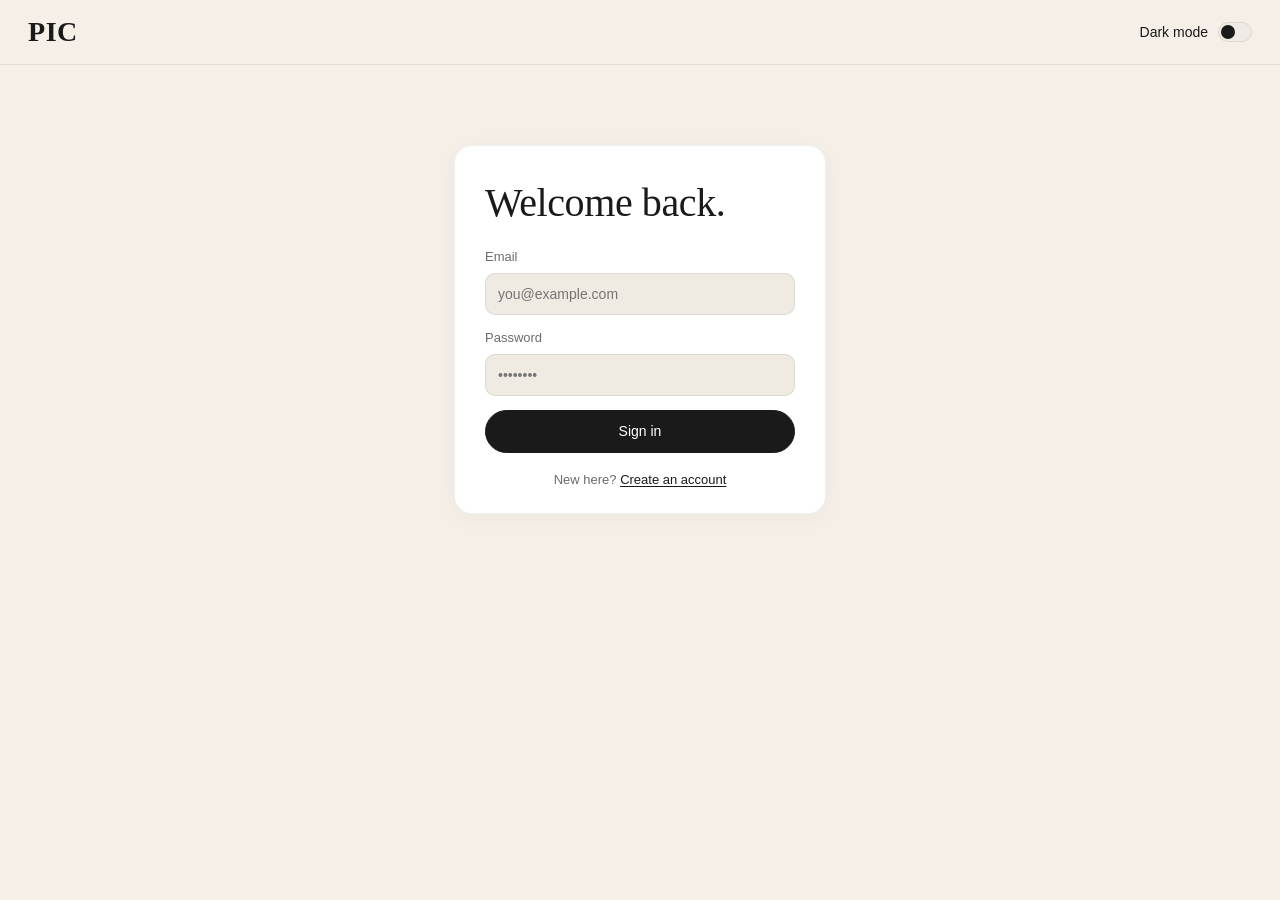
<file: index.html>
<!DOCTYPE html>
<html lang="en">
  <head>
    <meta charset="UTF-8" />
    <meta name="viewport" content="width=device-width, initial-scale=1.0" />
    <title>Personal Image Creator · Generator</title>
    <link rel="preconnect" href="https://fonts.googleapis.com" />
    <link rel="preconnect" href="https://fonts.gstatic.com" crossorigin />
    <link
      href="https://fonts.googleapis.com/css2?family=Libre+Caslon+Text:wght@400;700&display=swap"
      rel="stylesheet"
    />
    <link rel="stylesheet" href="css/base.css" />
    <link rel="stylesheet" href="css/generator.css" />
    <script src="js/theme.js" defer></script>
    <script src="js/config.js" defer></script>
    <script src="js/auth.js" defer></script>
    <script src="js/image-gen.js" defer></script>
    <script src="js/styles-store.js" defer></script>
    <script src="js/generator.js" defer></script>
  </head>
  <body>
    <header class="site-header">
      <div class="site-header__left">
        <a href="index.html" class="brand">PIC</a>
        <nav class="tabs">
          <a href="index.html" class="tab tab--active">Generator</a>
          <a href="library.html" class="tab">Library</a>
          <a href="styles.html" class="tab">Styles</a>
        </nav>
      </div>
      <div class="site-header__right">
        <div class="user-badge" id="userBadge" hidden></div>
        <label class="theme-toggle">
          <span>Dark mode</span>
          <input type="checkbox" id="themeToggle" />
          <span class="theme-toggle__track"><span class="theme-toggle__thumb"></span></span>
        </label>
      </div>
    </header>

    <main class="generator">
      <h1 class="hero-title">Image Creator</h1>

      <form class="prompt-card" id="generateForm" autocomplete="off">
        <textarea
          id="promptInput"
          class="prompt-card__input"
          placeholder="What do you want to draw today?"
          rows="2"
          required
        ></textarea>

        <div class="prompt-refs" id="refPreviews" hidden></div>

        <div class="prompt-card__row prompt-card__options">
          <label class="select-pill">
            <span class="select-pill__label">Style</span>
            <select id="styleSelect"></select>
          </label>
          <label class="select-pill">
            <span class="select-pill__label">Aspect ratio</span>
            <select id="aspectSelect">
              <option value="1024x1024">Square (1:1)</option>
              <option value="1536x1024">Landscape (3:2)</option>
              <option value="1024x1536">Portrait (2:3)</option>
            </select>
          </label>
          <label class="select-pill">
            <span class="select-pill__label">Model</span>
            <select id="modelSelect">
              <optgroup label="Microsoft">
                <option value="MAI-Image-2e">MAI-Image-2e</option>
              </optgroup>
              <optgroup label="OpenAI">
                <option value="gpt-image-2">gpt-image-2</option>
                <option value="gpt-image-1.5" selected>gpt-image-1.5</option>
              </optgroup>
              <optgroup label="Black Forest Labs">
                <option value="FLUX.2-pro">FLUX.2-pro</option>
              </optgroup>
            </select>
          </label>

          <div class="prompt-card__spacer"></div>

          <input
            type="file"
            id="refInput"
            accept="image/png,image/jpeg,image/webp"
            multiple
            hidden
          />
          <button
            type="button"
            class="icon-btn"
            id="uploadBtn"
            aria-label="Add reference image"
            title="Add reference image"
          >
            <svg viewBox="0 0 20 20" aria-hidden="true">
              <path d="M3 14 L7 10 L11 14 M11 12 L13.5 9.5 L17 13" />
              <path d="M3 4 H17 V16 H3 Z" />
              <circle cx="7" cy="7" r="1.3" />
            </svg>
          </button>

          <button type="submit" class="submit-btn" id="submitBtn" aria-label="Generate">
            <svg viewBox="0 0 16 16" aria-hidden="true"><path d="M3 8 H13 M8 3 L13 8 L8 13" /></svg>
          </button>
        </div>

        <p class="prompt-card__error" id="errorBanner" hidden></p>
      </form>

      <section class="results" id="results" aria-live="polite"></section>
    </main>
  </body>
</html>
</file>
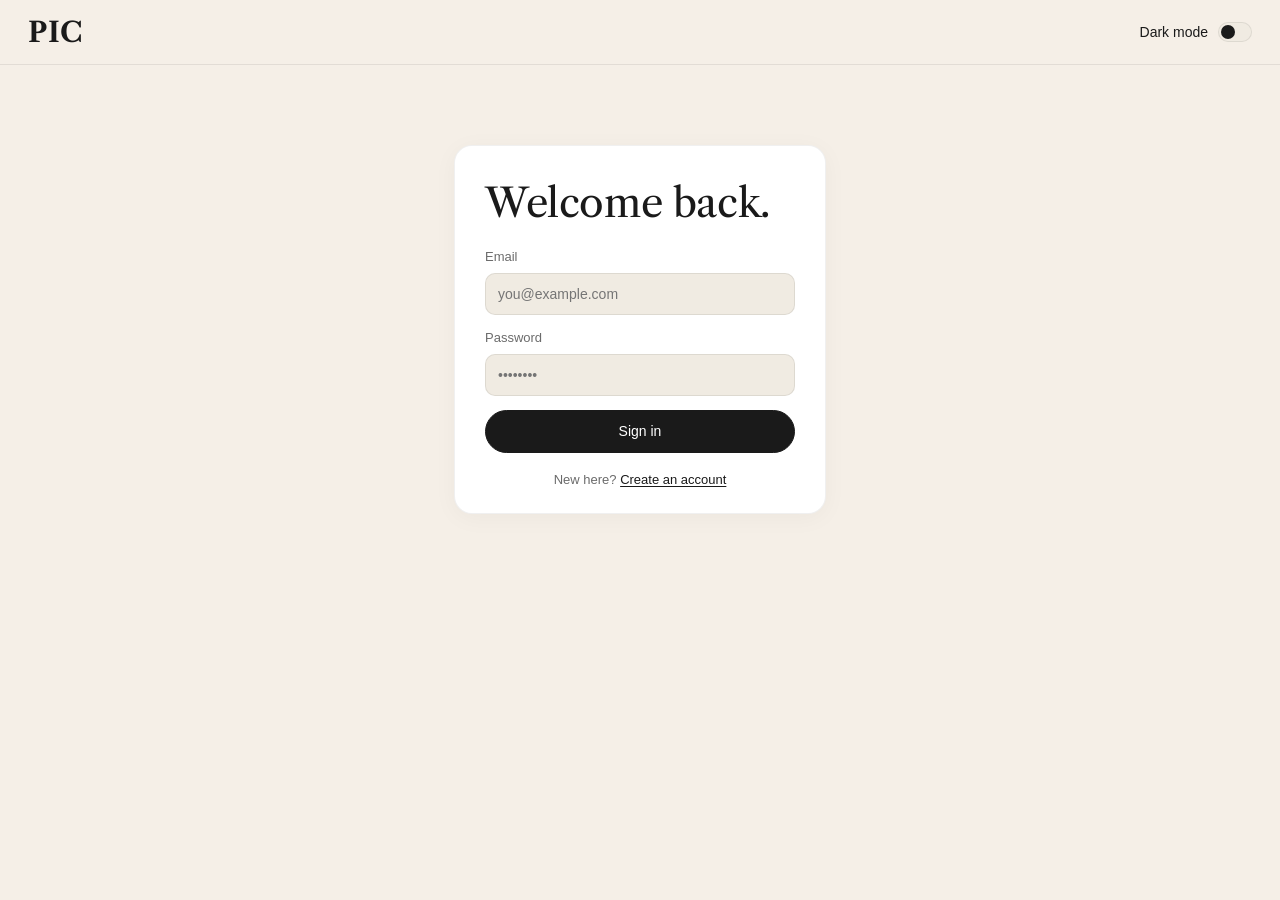
<file: library.html>
<!DOCTYPE html>
<html lang="en">
  <head>
    <meta charset="UTF-8" />
    <meta name="viewport" content="width=device-width, initial-scale=1.0" />
    <title>Personal Image Creator · Library</title>
    <link rel="preconnect" href="https://fonts.googleapis.com" />
    <link rel="preconnect" href="https://fonts.gstatic.com" crossorigin />
    <link
      href="https://fonts.googleapis.com/css2?family=Libre+Caslon+Text:wght@400;700&display=swap"
      rel="stylesheet"
    />
    <link rel="stylesheet" href="css/base.css" />
    <link rel="stylesheet" href="css/generator.css" />
    <link rel="stylesheet" href="css/library.css" />
    <script src="js/theme.js" defer></script>
    <script src="js/config.js" defer></script>
    <script src="js/auth.js" defer></script>
    <script src="js/image-gen.js" defer></script>
    <script src="js/library.js" defer></script>
  </head>
  <body>
    <header class="site-header">
      <div class="site-header__left">
        <a href="index.html" class="brand">PIC</a>
        <nav class="tabs">
          <a href="index.html" class="tab">Generator</a>
          <a href="library.html" class="tab tab--active">Library</a>
          <a href="styles.html" class="tab">Styles</a>
        </nav>
      </div>
      <div class="site-header__right">
        <div class="user-badge" id="userBadge" hidden></div>
        <label class="theme-toggle">
          <span>Dark mode</span>
          <input type="checkbox" id="themeToggle" />
          <span class="theme-toggle__track"><span class="theme-toggle__thumb"></span></span>
        </label>
      </div>
    </header>

    <main class="library-page">
      <div class="library-page__head">
        <h1 class="hero-title">Library</h1>
        <p class="page-subtitle">Every image you generate is saved here automatically.</p>
      </div>

      <p class="library-page__status" id="statusBanner" hidden></p>
      <section class="results" id="library" aria-live="polite"></section>
      <div class="library-page__empty" id="emptyState" hidden>
        <p>No images yet.</p>
        <a class="btn btn--primary" href="index.html">Generate your first image</a>
      </div>
    </main>
  </body>
</html>
</file>
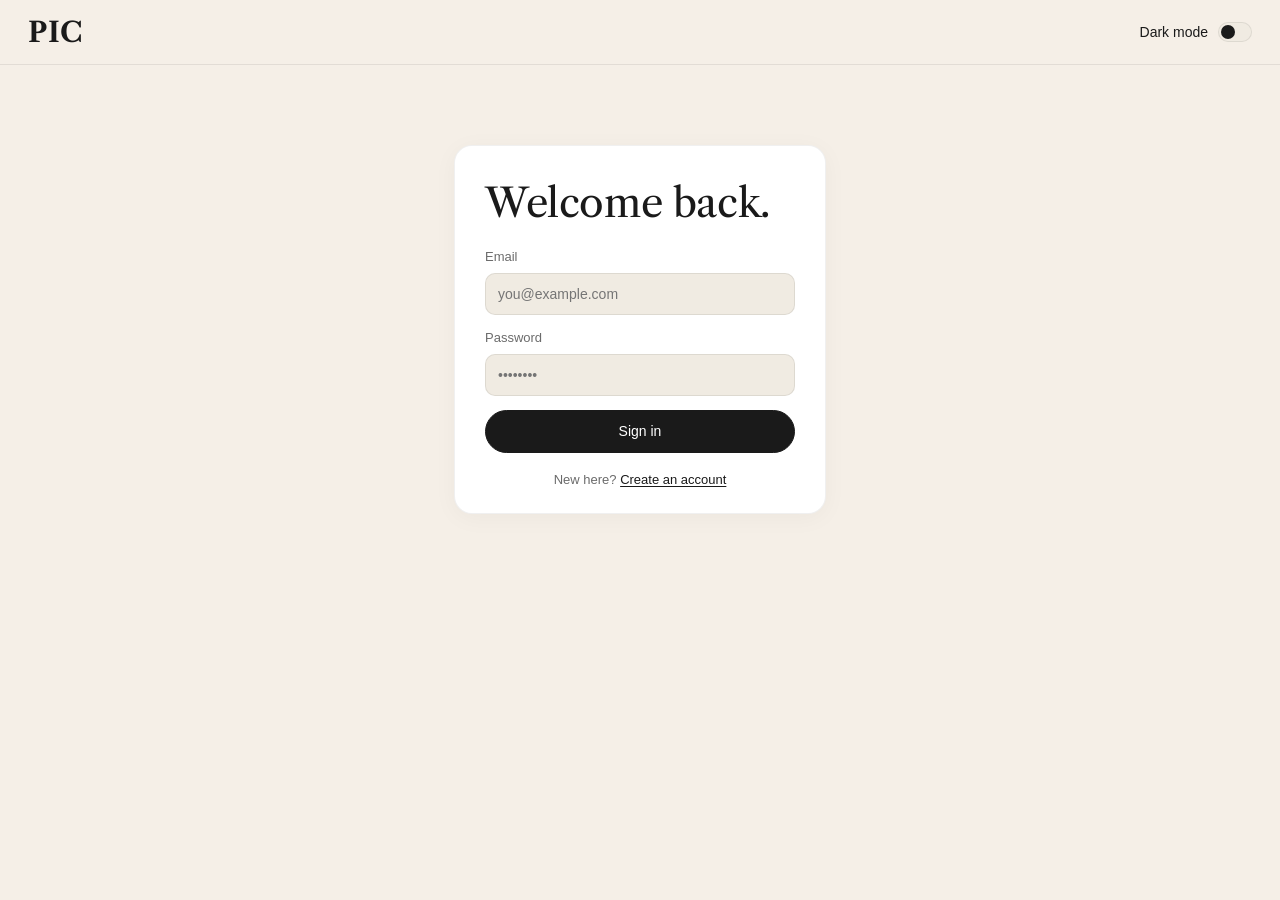
<file: login.html>
<!DOCTYPE html>
<html lang="en">
  <head>
    <meta charset="UTF-8" />
    <meta name="viewport" content="width=device-width, initial-scale=1.0" />
    <title>Sign in · Personal Image Creator</title>
    <link rel="preconnect" href="https://fonts.googleapis.com" />
    <link rel="preconnect" href="https://fonts.gstatic.com" crossorigin />
    <link
      href="https://fonts.googleapis.com/css2?family=Libre+Caslon+Text:wght@400;700&display=swap"
      rel="stylesheet"
    />
    <link rel="stylesheet" href="css/base.css" />
    <link rel="stylesheet" href="css/auth.css" />
    <script src="js/theme.js" defer></script>
    <script src="js/config.js" defer></script>
    <script src="js/auth.js" defer></script>
  </head>
  <body>
    <header class="site-header">
      <div class="site-header__left">
        <a href="index.html" class="brand">PIC</a>
      </div>
      <div class="site-header__right">
        <label class="theme-toggle">
          <span>Dark mode</span>
          <input type="checkbox" id="themeToggle" />
          <span class="theme-toggle__track"><span class="theme-toggle__thumb"></span></span>
        </label>
      </div>
    </header>

    <main class="auth-page">
      <div class="auth-card">
        <h1 class="auth-title">Welcome back.</h1>
        <form id="loginForm" class="auth-form" autocomplete="on">
          <label class="field">
            <span>Email</span>
            <input type="email" id="email" name="email" required autocomplete="email" placeholder="you@example.com" />
          </label>
          <label class="field">
            <span>Password</span>
            <input type="password" id="password" name="password" required autocomplete="current-password" placeholder="••••••••" />
          </label>
          <p class="form-error" id="formError" hidden></p>
          <button type="submit" class="btn btn--primary btn--full" id="submitBtn">Sign in</button>
        </form>
        <p class="auth-card__footer">
          New here? <a href="signup.html" id="signupLink">Create an account</a>
        </p>
      </div>
    </main>

    <script>
      function nextUrl() {
        const params = new URLSearchParams(location.search);
        const raw = params.get('next');
        if (!raw) return 'index.html';
        try {
          const decoded = decodeURIComponent(raw);
          if (decoded.startsWith('/') || decoded.endsWith('.html')) return decoded;
          return 'index.html';
        } catch {
          return 'index.html';
        }
      }

      window.addEventListener('DOMContentLoaded', () => {
        const link = document.getElementById('signupLink');
        link.href = `signup.html?next=${encodeURIComponent(nextUrl())}`;

        document.getElementById('loginForm').addEventListener('submit', async (e) => {
          e.preventDefault();
          const email = document.getElementById('email').value.trim();
          const password = document.getElementById('password').value;
          const errorEl = document.getElementById('formError');
          const submitBtn = document.getElementById('submitBtn');

          errorEl.hidden = true;
          submitBtn.disabled = true;
          submitBtn.textContent = 'Signing in…';

          const { error } = await signIn(email, password);
          submitBtn.disabled = false;
          submitBtn.textContent = 'Sign in';

          if (error) {
            errorEl.textContent = error.message || 'Sign-in failed.';
            errorEl.hidden = false;
          } else {
            location.replace(nextUrl());
          }
        });

        (async () => {
          const user = await getCurrentUser();
          if (user) location.replace(nextUrl());
        })();
      });
    </script>
  </body>
</html>
</file>
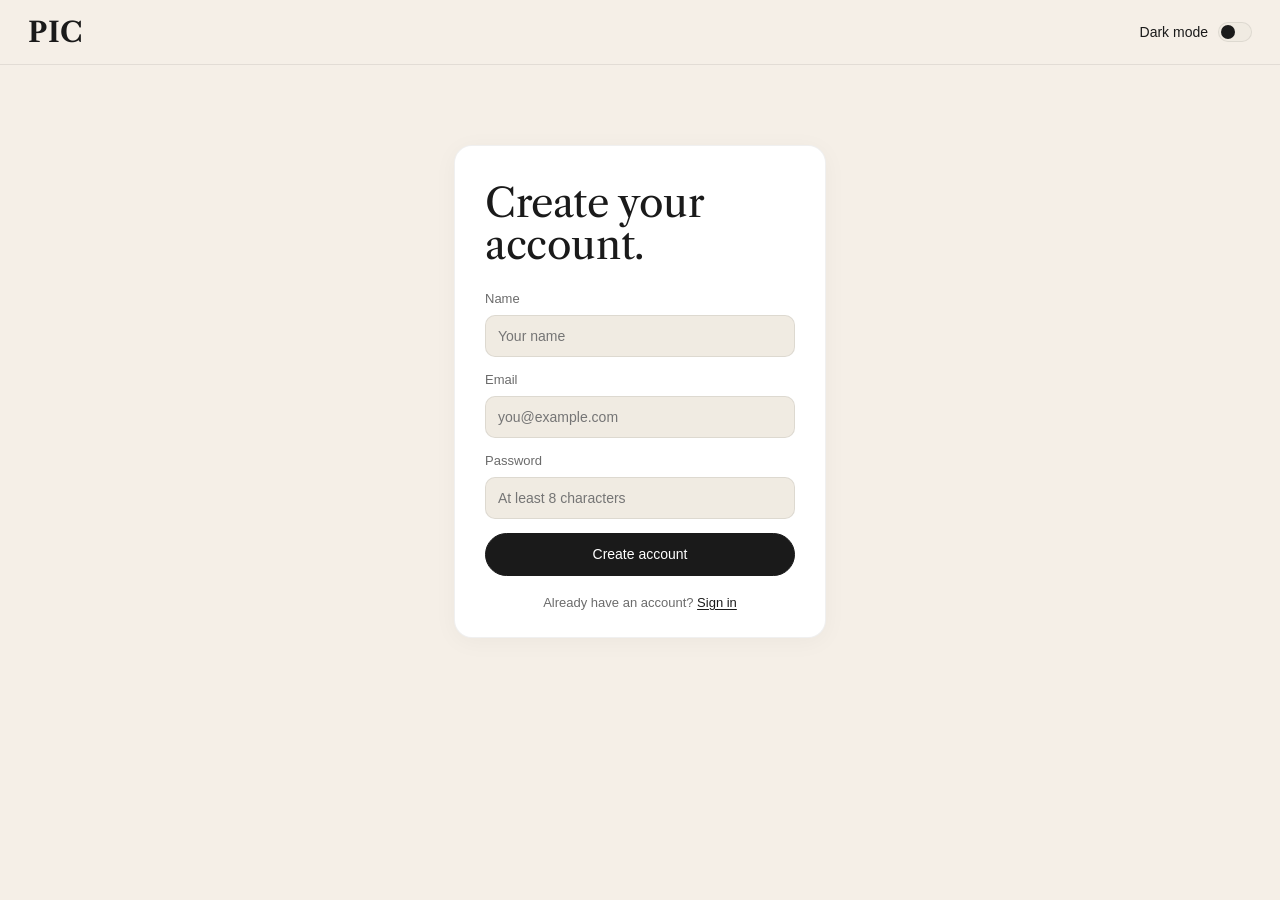
<file: signup.html>
<!DOCTYPE html>
<html lang="en">
  <head>
    <meta charset="UTF-8" />
    <meta name="viewport" content="width=device-width, initial-scale=1.0" />
    <title>Create account · Personal Image Creator</title>
    <link rel="preconnect" href="https://fonts.googleapis.com" />
    <link rel="preconnect" href="https://fonts.gstatic.com" crossorigin />
    <link
      href="https://fonts.googleapis.com/css2?family=Libre+Caslon+Text:wght@400;700&display=swap"
      rel="stylesheet"
    />
    <link rel="stylesheet" href="css/base.css" />
    <link rel="stylesheet" href="css/auth.css" />
    <script src="js/theme.js" defer></script>
    <script src="js/config.js" defer></script>
    <script src="js/auth.js" defer></script>
  </head>
  <body>
    <header class="site-header">
      <div class="site-header__left">
        <a href="index.html" class="brand">PIC</a>
      </div>
      <div class="site-header__right">
        <label class="theme-toggle">
          <span>Dark mode</span>
          <input type="checkbox" id="themeToggle" />
          <span class="theme-toggle__track"><span class="theme-toggle__thumb"></span></span>
        </label>
      </div>
    </header>

    <main class="auth-page">
      <div class="auth-card">
        <h1 class="auth-title">Create your account.</h1>
        <form id="signupForm" class="auth-form" autocomplete="on">
          <label class="field">
            <span>Name</span>
            <input type="text" id="name" name="name" autocomplete="name" placeholder="Your name" />
          </label>
          <label class="field">
            <span>Email</span>
            <input type="email" id="email" name="email" required autocomplete="email" placeholder="you@example.com" />
          </label>
          <label class="field">
            <span>Password</span>
            <input type="password" id="password" name="password" required minlength="8" autocomplete="new-password" placeholder="At least 8 characters" />
          </label>
          <p class="form-error" id="formError" hidden></p>
          <button type="submit" class="btn btn--primary btn--full" id="submitBtn">Create account</button>
        </form>
        <p class="auth-card__footer">
          Already have an account? <a href="login.html" id="loginLink">Sign in</a>
        </p>
      </div>
    </main>

    <script>
      function nextUrl() {
        const params = new URLSearchParams(location.search);
        const raw = params.get('next');
        if (!raw) return 'index.html';
        try {
          const decoded = decodeURIComponent(raw);
          if (decoded.startsWith('/') || decoded.endsWith('.html')) return decoded;
          return 'index.html';
        } catch {
          return 'index.html';
        }
      }

      window.addEventListener('DOMContentLoaded', () => {
        const link = document.getElementById('loginLink');
        link.href = `login.html?next=${encodeURIComponent(nextUrl())}`;

        document.getElementById('signupForm').addEventListener('submit', async (e) => {
          e.preventDefault();
          const name = document.getElementById('name').value.trim();
          const email = document.getElementById('email').value.trim();
          const password = document.getElementById('password').value;
          const errorEl = document.getElementById('formError');
          const submitBtn = document.getElementById('submitBtn');

          errorEl.hidden = true;
          submitBtn.disabled = true;
          submitBtn.textContent = 'Creating…';

          const { error } = await signUp(email, password, name);
          submitBtn.disabled = false;
          submitBtn.textContent = 'Create account';

          if (error) {
            errorEl.textContent = error.message || 'Sign-up failed.';
            errorEl.hidden = false;
          } else {
            location.replace(nextUrl());
          }
        });

        (async () => {
          const user = await getCurrentUser();
          if (user) location.replace(nextUrl());
        })();
      });
    </script>
  </body>
</html>
</file>
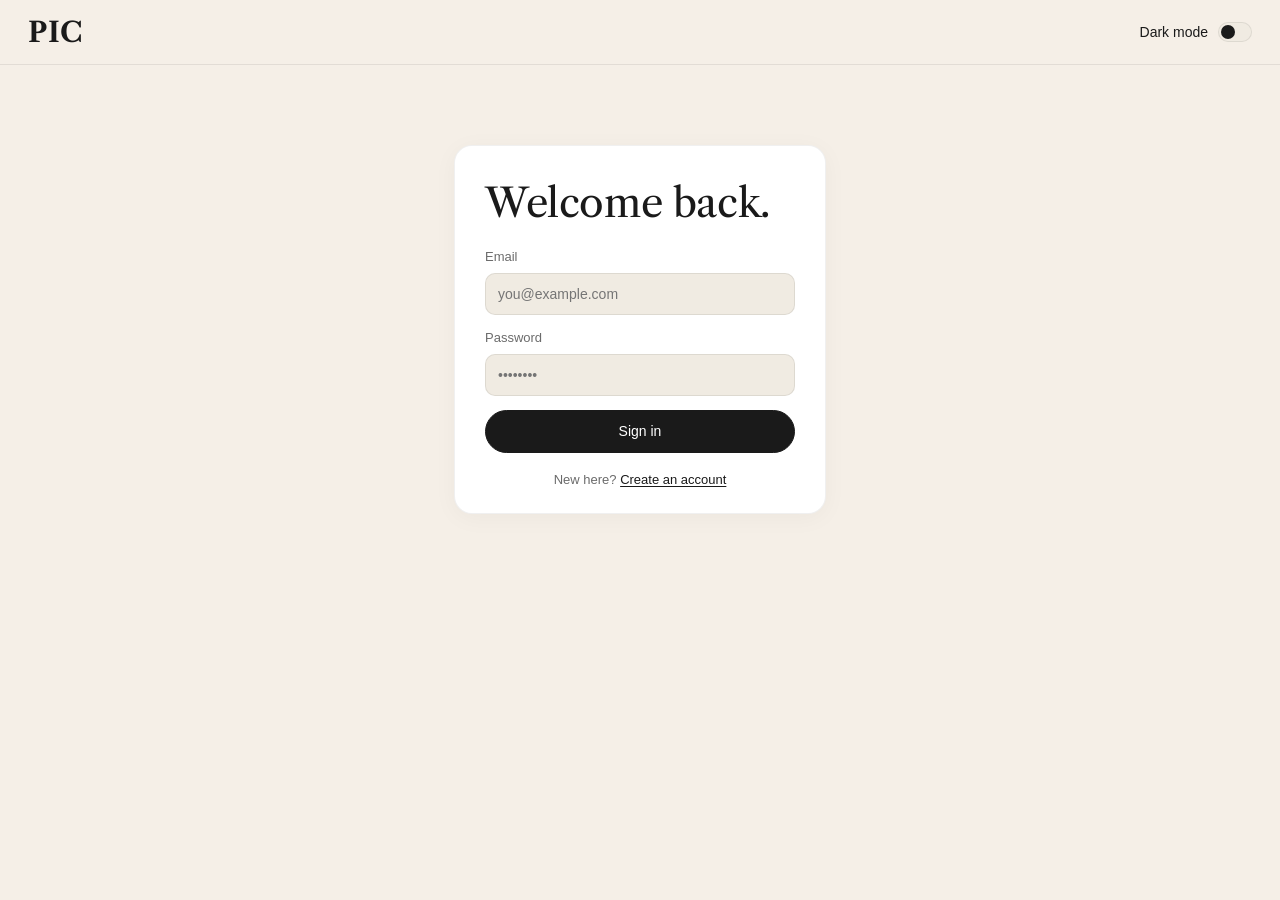
<file: styles.html>
<!DOCTYPE html>
<html lang="en">
  <head>
    <meta charset="UTF-8" />
    <meta name="viewport" content="width=device-width, initial-scale=1.0" />
    <title>Personal Image Creator · Styles</title>
    <link rel="preconnect" href="https://fonts.googleapis.com" />
    <link rel="preconnect" href="https://fonts.gstatic.com" crossorigin />
    <link
      href="https://fonts.googleapis.com/css2?family=Libre+Caslon+Text:wght@400;700&display=swap"
      rel="stylesheet"
    />
    <link rel="stylesheet" href="css/base.css" />
    <link rel="stylesheet" href="css/styles-page.css" />
    <script src="js/theme.js" defer></script>
    <script src="js/config.js" defer></script>
    <script src="js/auth.js" defer></script>
    <script src="js/styles-store.js" defer></script>
    <script src="js/styles-page.js" defer></script>
  </head>
  <body>
    <header class="site-header">
      <div class="site-header__left">
        <a href="index.html" class="brand">PIC</a>
        <nav class="tabs">
          <a href="index.html" class="tab">Generator</a>
          <a href="library.html" class="tab">Library</a>
          <a href="styles.html" class="tab tab--active">Styles</a>
        </nav>
      </div>
      <div class="site-header__right">
        <div class="user-badge" id="userBadge" hidden></div>
        <label class="theme-toggle">
          <span>Dark mode</span>
          <input type="checkbox" id="themeToggle" />
          <span class="theme-toggle__track"><span class="theme-toggle__thumb"></span></span>
        </label>
      </div>
    </header>

    <main class="styles-page">
      <div class="styles-page__head">
        <div>
          <h1 class="hero-title">Styles</h1>
          <p class="page-subtitle">Preset prompt suffixes you can pick from on the Generator.</p>
        </div>
        <div class="styles-page__actions">
          <button type="button" class="btn btn--ghost" id="exportBtn">Export styles.json</button>
          <button type="button" class="btn btn--ghost" id="resetBtn">Reset to defaults</button>
          <button type="button" class="btn btn--primary" id="newStyleBtn">+ New style</button>
        </div>
      </div>

      <ul class="style-grid" id="styleGrid"></ul>
    </main>

    <div class="modal" id="styleModal" hidden>
      <div class="modal__overlay" id="modalOverlay"></div>
      <form class="modal__panel" id="styleForm" autocomplete="off">
        <h2 id="modalTitle">New style</h2>
        <label class="field">
          <span>Name</span>
          <input type="text" id="styleName" required maxlength="60" />
        </label>
        <label class="field">
          <span>Prompt suffix</span>
          <textarea
            id="stylePromptSuffix"
            rows="3"
            placeholder=", in a watercolor style with soft edges"
            required
          ></textarea>
          <small>Appended to the user's prompt when this style is selected.</small>
        </label>
        <label class="field">
          <span>Description (optional)</span>
          <input type="text" id="styleDescription" maxlength="200" />
        </label>
        <div class="modal__actions">
          <button type="button" class="btn btn--ghost" id="cancelStyleBtn">Cancel</button>
          <button type="submit" class="btn btn--primary" id="saveStyleBtn">Save</button>
        </div>
      </form>
    </div>
  </body>
</html>
</file>
<file: css/base.css>
:root {
  --bg: #f5efe7;
  --fg: #1a1a1a;
  --fg-muted: #6b6b6b;
  --card-bg: #ffffff;
  --card-border: rgba(0, 0, 0, 0.06);
  --card-shadow: 0 4px 24px rgba(0, 0, 0, 0.04);
  --pill-bg: #f0ebe2;
  --pill-border: rgba(0, 0, 0, 0.08);
  --pill-fg: #3a3a3a;
  --accent: #1a1a1a;
  --accent-fg: #ffffff;
  --divider: rgba(0, 0, 0, 0.08);
  --error: #b3261e;
  --serif: "Libre Caslon Text", "Libre Caslon", "Big Caslon", "Hoefler Text", ui-serif, Georgia, serif;
  --sans: -apple-system, BlinkMacSystemFont, "Segoe UI", Roboto, Helvetica, Arial, sans-serif;
  --radius-card: 18px;
  --radius-pill: 999px;
}

html[data-theme="dark"] {
  --bg: #15130f;
  --fg: #f4ecdf;
  --fg-muted: #9c948a;
  --card-bg: #221f1a;
  --card-border: rgba(255, 255, 255, 0.06);
  --card-shadow: 0 4px 24px rgba(0, 0, 0, 0.4);
  --pill-bg: #2b2722;
  --pill-border: rgba(255, 255, 255, 0.08);
  --pill-fg: #d9d0c2;
  --accent: #f4ecdf;
  --accent-fg: #15130f;
  --divider: rgba(255, 255, 255, 0.08);
  --error: #f2b8b5;
}

* { box-sizing: border-box; }

html, body {
  margin: 0;
  padding: 0;
  background: var(--bg);
  color: var(--fg);
  font-family: var(--sans);
  font-size: 15px;
  line-height: 1.45;
  min-height: 100vh;
  transition: background-color 0.18s ease, color 0.18s ease;
}

button, input, select, textarea {
  font: inherit;
  color: inherit;
}

a { color: inherit; }

/* ---------- Shared page title ---------- */

.hero-title {
  font-family: var(--serif);
  font-weight: 400;
  font-size: clamp(38px, 5.6vw, 67px);
  line-height: 1;
  letter-spacing: -0.01em;
  text-align: center;
  margin: 0;
}

.page-subtitle {
  margin: 10px 0 0;
  color: var(--fg-muted);
  font-size: 14px;
  text-align: center;
}

/* ---------- Header ---------- */

.site-header {
  position: sticky;
  top: 0;
  z-index: 20;
  background: var(--bg);
  display: flex;
  align-items: center;
  justify-content: space-between;
  padding: 18px 28px;
  border-bottom: 1px solid var(--divider);
}

.site-header__left,
.site-header__right {
  display: flex;
  align-items: center;
  gap: 32px;
}

.brand {
  font-family: var(--serif);
  font-weight: 700;
  font-size: 28px;
  letter-spacing: 0.02em;
  text-decoration: none;
  line-height: 1;
}

.tabs {
  display: flex;
  gap: 22px;
}

.tab {
  text-decoration: none;
  color: var(--fg);
  padding: 4px 0;
  font-size: 14px;
}

.tab--active {
  border-bottom: 1px solid var(--fg);
}

/* Dark mode toggle */

.theme-toggle {
  display: inline-flex;
  align-items: center;
  gap: 10px;
  font-size: 14px;
  cursor: pointer;
  user-select: none;
}

.theme-toggle input {
  position: absolute;
  opacity: 0;
  pointer-events: none;
}

.theme-toggle__track {
  position: relative;
  width: 34px;
  height: 20px;
  background: var(--pill-bg);
  border: 1px solid var(--pill-border);
  border-radius: var(--radius-pill);
  transition: background-color 0.18s ease;
}

.theme-toggle__thumb {
  position: absolute;
  top: 2px;
  left: 2px;
  width: 14px;
  height: 14px;
  border-radius: 50%;
  background: var(--fg);
  transition: transform 0.18s ease, background-color 0.18s ease;
}

.theme-toggle input:checked ~ .theme-toggle__track .theme-toggle__thumb {
  transform: translateX(14px);
}

/* ---------- Buttons ---------- */

.btn {
  appearance: none;
  border: 1px solid var(--pill-border);
  background: var(--card-bg);
  color: var(--fg);
  padding: 8px 16px;
  border-radius: var(--radius-pill);
  font-size: 14px;
  cursor: pointer;
  transition: background-color 0.15s ease, border-color 0.15s ease, transform 0.05s ease;
}

.btn:hover { background: var(--pill-bg); }
.btn:active { transform: translateY(1px); }

.btn--primary {
  background: var(--accent);
  color: var(--accent-fg);
  border-color: var(--accent);
}

.btn--ghost {
  background: transparent;
}

/* Select pill (shared between pages) */

.select-pill {
  position: relative;
  display: inline-flex;
  align-items: center;
  background: var(--pill-bg);
  border: 1px solid var(--pill-border);
  border-radius: var(--radius-pill);
  font-size: 13px;
  color: var(--pill-fg);
  cursor: pointer;
}

.select-pill::after {
  content: "";
  position: absolute;
  right: 14px;
  width: 8px;
  height: 8px;
  border-right: 1.5px solid var(--pill-fg);
  border-bottom: 1.5px solid var(--pill-fg);
  transform: rotate(45deg) translateY(-2px);
  pointer-events: none;
}

.select-pill__label {
  display: none;
}

.select-pill select {
  appearance: none;
  background: transparent;
  border: 0;
  /* Padding lives on the select (not the pill) so the whole pill area is part
     of the select's hit box and any click opens the dropdown. */
  padding: 7px 32px 7px 14px;
  font-size: 13px;
  color: var(--pill-fg);
  cursor: pointer;
  width: 100%;
  min-width: 0;
}

.select-pill select:focus { outline: none; }
</file>
<file: css/generator.css>
.generator {
  max-width: 880px;
  margin: 0 auto;
  padding: 80px 24px 120px;
  text-align: center;
}

.generator .hero-title {
  margin: 80px 0 56px;
}

.prompt-card {
  background: var(--card-bg);
  border: 1px solid var(--card-border);
  border-radius: var(--radius-card);
  box-shadow: var(--card-shadow);
  padding: 22px 22px 16px;
  text-align: left;
  display: flex;
  flex-direction: column;
  gap: 14px;
}

.prompt-card__input {
  appearance: none;
  border: 0;
  outline: none;
  background: transparent;
  width: 100%;
  resize: none;
  font-size: 15px;
  color: var(--fg);
  line-height: 1.45;
  padding: 4px 6px;
}

.prompt-card__input::placeholder {
  color: var(--fg-muted);
}

.prompt-card__row {
  display: flex;
  flex-wrap: wrap;
  align-items: center;
  gap: 10px;
}

.prompt-card__options {
  border-top: 1px solid var(--divider);
  padding-top: 14px;
}

.prompt-card__spacer { flex: 1; }

.icon-btn {
  appearance: none;
  width: 36px;
  height: 36px;
  border-radius: 50%;
  border: 1px solid var(--pill-border);
  background: var(--card-bg);
  color: var(--fg);
  display: inline-flex;
  align-items: center;
  justify-content: center;
  cursor: pointer;
  transition: background-color 0.15s ease;
}

.icon-btn:hover { background: var(--pill-bg); }

.icon-btn[hidden] { display: none; }

.icon-btn svg {
  width: 16px;
  height: 16px;
  fill: none;
  stroke: currentColor;
  stroke-width: 1.4;
  stroke-linecap: round;
  stroke-linejoin: round;
}

/* Reference image thumbnails */
.prompt-refs {
  display: flex;
  flex-wrap: wrap;
  gap: 8px;
  padding: 2px 6px 0;
}

.prompt-refs[hidden] { display: none; }

.prompt-ref {
  position: relative;
  width: 56px;
  height: 56px;
  border-radius: 10px;
  overflow: hidden;
  border: 1px solid var(--pill-border);
}

.prompt-ref img {
  width: 100%;
  height: 100%;
  object-fit: cover;
  display: block;
}

.prompt-ref__remove {
  position: absolute;
  top: 2px;
  right: 2px;
  width: 18px;
  height: 18px;
  border-radius: 50%;
  border: 0;
  background: rgba(0, 0, 0, 0.6);
  color: #fff;
  font-size: 13px;
  line-height: 1;
  cursor: pointer;
  display: inline-flex;
  align-items: center;
  justify-content: center;
  padding: 0;
}

.prompt-ref__remove:hover { background: rgba(0, 0, 0, 0.8); }

.submit-btn {
  appearance: none;
  width: 36px;
  height: 36px;
  border-radius: 50%;
  border: 1px solid var(--pill-border);
  background: var(--card-bg);
  color: var(--fg);
  display: inline-flex;
  align-items: center;
  justify-content: center;
  cursor: pointer;
  transition: background-color 0.15s ease, transform 0.05s ease;
}

.submit-btn:hover:not(:disabled) {
  background: var(--accent);
  color: var(--accent-fg);
  border-color: var(--accent);
}

.submit-btn:disabled {
  opacity: 0.5;
  cursor: progress;
}

.submit-btn svg {
  width: 14px;
  height: 14px;
  fill: none;
  stroke: currentColor;
  stroke-width: 1.5;
  stroke-linecap: round;
  stroke-linejoin: round;
}

.prompt-card__error {
  margin: 0;
  font-size: 13px;
  color: var(--error);
  padding: 0 6px;
}

/* ---------- Results ---------- */

.results {
  margin-top: 64px;
  display: grid;
  grid-template-columns: repeat(auto-fill, minmax(280px, 1fr));
  gap: 20px;
}

/* Generator: center the result(s) instead of filling the left track. */
.generator .results {
  grid-template-columns: repeat(auto-fit, minmax(280px, 400px));
  justify-content: center;
}

.result {
  background: var(--card-bg);
  border: 1px solid var(--card-border);
  border-radius: var(--radius-card);
  overflow: hidden;
  display: flex;
  flex-direction: column;
  box-shadow: var(--card-shadow);
}

.result__img {
  display: block;
  width: 100%;
  height: auto;
  background: var(--pill-bg);
}

.result__actions {
  display: flex;
  gap: 8px;
  padding: 10px 12px;
  border-top: 1px solid var(--divider);
}

.result__btn {
  flex: 1;
  appearance: none;
  background: transparent;
  border: 0;
  padding: 6px 10px;
  font-size: 13px;
  color: var(--fg);
  border-radius: var(--radius-pill);
  cursor: pointer;
}

.result__btn:hover { background: var(--pill-bg); }

.result__btn--copied { color: var(--fg-muted); }

.result--skeleton {
  aspect-ratio: 1 / 1;
  background: var(--pill-bg);
  position: relative;
  overflow: hidden;
}

.result--skeleton::after {
  content: "";
  position: absolute;
  inset: 0;
  background: linear-gradient(90deg, transparent, rgba(255, 255, 255, 0.18), transparent);
  animation: shimmer 1.4s linear infinite;
}

html[data-theme="dark"] .result--skeleton::after {
  background: linear-gradient(90deg, transparent, rgba(255, 255, 255, 0.05), transparent);
}

@keyframes shimmer {
  from { transform: translateX(-100%); }
  to { transform: translateX(100%); }
}

@media (max-width: 640px) {
  .generator .hero-title { margin: 40px 0 32px; }
  .generator { padding: 40px 16px 80px; }
  .prompt-card__row { gap: 8px; }
  .results { grid-template-columns: 1fr; }
}
</file>
<file: css/library.css>
.library-page {
  max-width: 1080px;
  margin: 0 auto;
  padding: 64px 24px 120px;
}

.library-page__head {
  margin-bottom: 40px;
  text-align: center;
}

.library-page__status {
  margin: 0 0 24px;
  font-size: 14px;
  color: var(--fg-muted);
}

.library-page__empty {
  text-align: center;
  padding: 80px 24px;
  color: var(--fg-muted);
  display: flex;
  flex-direction: column;
  align-items: center;
  gap: 18px;
}

.library-page__empty[hidden] { display: none; }

.library-page__empty p {
  margin: 0;
  font-size: 16px;
}

/* Delete sits alongside the shared .result__btn actions. */
.result__btn--danger:hover {
  background: var(--error);
  color: var(--accent-fg, #fff);
}

@media (max-width: 640px) {
  .library-page { padding: 40px 16px 80px; }
}
</file>
<file: css/auth.css>
/* User badge in site header */

.user-badge {
  display: inline-flex;
  align-items: center;
  gap: 10px;
  font-size: 13px;
  color: var(--fg-muted);
}

.user-badge__name {
  color: var(--fg);
}

.user-badge__signout {
  appearance: none;
  background: transparent;
  border: 0;
  color: var(--fg-muted);
  cursor: pointer;
  font-size: 13px;
  padding: 4px 8px;
  border-radius: var(--radius-pill);
}

.user-badge__signout:hover {
  background: var(--pill-bg);
  color: var(--fg);
}

/* Auth pages */

.auth-page {
  max-width: 420px;
  margin: 0 auto;
  padding: 80px 24px 120px;
}

.auth-card {
  background: var(--card-bg);
  border: 1px solid var(--card-border);
  border-radius: var(--radius-card);
  box-shadow: var(--card-shadow);
  padding: 36px 30px 24px;
}

.auth-title {
  font-family: var(--serif);
  font-weight: 400;
  font-size: 40px;
  line-height: 1.05;
  margin: 0 0 24px;
  letter-spacing: -0.01em;
}

.auth-form {
  display: flex;
  flex-direction: column;
  gap: 14px;
}

.auth-form .field {
  display: flex;
  flex-direction: column;
  gap: 6px;
  font-size: 13px;
}

.auth-form .field > span:first-child {
  color: var(--fg-muted);
}

.auth-form .field input {
  appearance: none;
  background: var(--pill-bg);
  border: 1px solid var(--pill-border);
  border-radius: 10px;
  padding: 10px 12px;
  font-size: 14px;
  color: var(--fg);
  outline: none;
}

.auth-form .field input:focus {
  border-color: var(--fg-muted);
}

.form-error {
  margin: 0;
  font-size: 13px;
  color: var(--error);
}

.btn--full {
  width: 100%;
  padding: 10px 16px;
  font-size: 14px;
  text-align: center;
}

.auth-card__footer {
  margin: 18px 0 0;
  text-align: center;
  font-size: 13px;
  color: var(--fg-muted);
}

.auth-card__footer a {
  color: var(--fg);
  text-decoration: underline;
  text-underline-offset: 2px;
}
</file>
<file: css/styles-page.css>
.styles-page {
  max-width: 1100px;
  margin: 0 auto;
  padding: 56px 28px 120px;
}

.styles-page__head {
  display: flex;
  flex-direction: column;
  align-items: center;
  text-align: center;
  gap: 16px;
  margin-bottom: 36px;
}

.styles-page__actions {
  display: flex;
  gap: 8px;
  flex-wrap: wrap;
}

.style-grid {
  list-style: none;
  padding: 0;
  margin: 0;
  display: grid;
  grid-template-columns: repeat(auto-fill, minmax(260px, 1fr));
  gap: 16px;
}

.style-card {
  background: var(--card-bg);
  border: 1px solid var(--card-border);
  border-radius: var(--radius-card);
  padding: 18px;
  display: flex;
  flex-direction: column;
  gap: 10px;
  box-shadow: var(--card-shadow);
  position: relative;
}

.style-card__swatch {
  width: 100%;
  height: 64px;
  border-radius: 12px;
  background: linear-gradient(135deg, var(--pill-bg), var(--accent) 130%);
}

.style-card__name {
  font-family: var(--serif);
  font-size: 22px;
  margin: 0;
  line-height: 1.1;
}

.style-card__desc {
  margin: 0;
  font-size: 13px;
  color: var(--fg-muted);
  min-height: 18px;
}

.style-card__suffix {
  margin: 0;
  font-size: 12px;
  color: var(--fg-muted);
  background: var(--pill-bg);
  border-radius: 10px;
  padding: 8px 10px;
  white-space: pre-wrap;
  word-wrap: break-word;
}

.style-card__actions {
  display: flex;
  gap: 8px;
  margin-top: auto;
  padding-top: 6px;
}

.style-card__actions .btn {
  padding: 6px 12px;
  font-size: 13px;
}

.style-card__badge {
  position: absolute;
  top: 14px;
  right: 14px;
  background: var(--pill-bg);
  color: var(--fg-muted);
  font-size: 11px;
  padding: 3px 8px;
  border-radius: var(--radius-pill);
  border: 1px solid var(--pill-border);
}

.empty {
  grid-column: 1 / -1;
  padding: 60px 20px;
  text-align: center;
  color: var(--fg-muted);
  border: 1px dashed var(--divider);
  border-radius: var(--radius-card);
}

/* Modal */

.modal {
  position: fixed;
  inset: 0;
  display: flex;
  align-items: center;
  justify-content: center;
  z-index: 100;
}

.modal[hidden] { display: none; }

.modal__overlay {
  position: absolute;
  inset: 0;
  background: rgba(0, 0, 0, 0.4);
}

.modal__panel {
  position: relative;
  background: var(--card-bg);
  border: 1px solid var(--card-border);
  border-radius: var(--radius-card);
  padding: 28px;
  width: min(480px, calc(100vw - 32px));
  box-shadow: 0 16px 60px rgba(0, 0, 0, 0.3);
  display: flex;
  flex-direction: column;
  gap: 16px;
}

.modal__panel h2 {
  font-family: var(--serif);
  margin: 0 0 4px;
  font-weight: 400;
  font-size: 28px;
}

.field {
  display: flex;
  flex-direction: column;
  gap: 6px;
  font-size: 13px;
}

.field > span:first-child {
  color: var(--fg-muted);
}

.field input,
.field textarea {
  appearance: none;
  background: var(--pill-bg);
  border: 1px solid var(--pill-border);
  border-radius: 10px;
  padding: 10px 12px;
  font-size: 14px;
  color: var(--fg);
  resize: vertical;
  outline: none;
}

.field input:focus,
.field textarea:focus {
  border-color: var(--fg-muted);
}

.field small {
  color: var(--fg-muted);
  font-size: 12px;
}

.modal__actions {
  display: flex;
  justify-content: flex-end;
  gap: 8px;
  margin-top: 4px;
}
</file>
